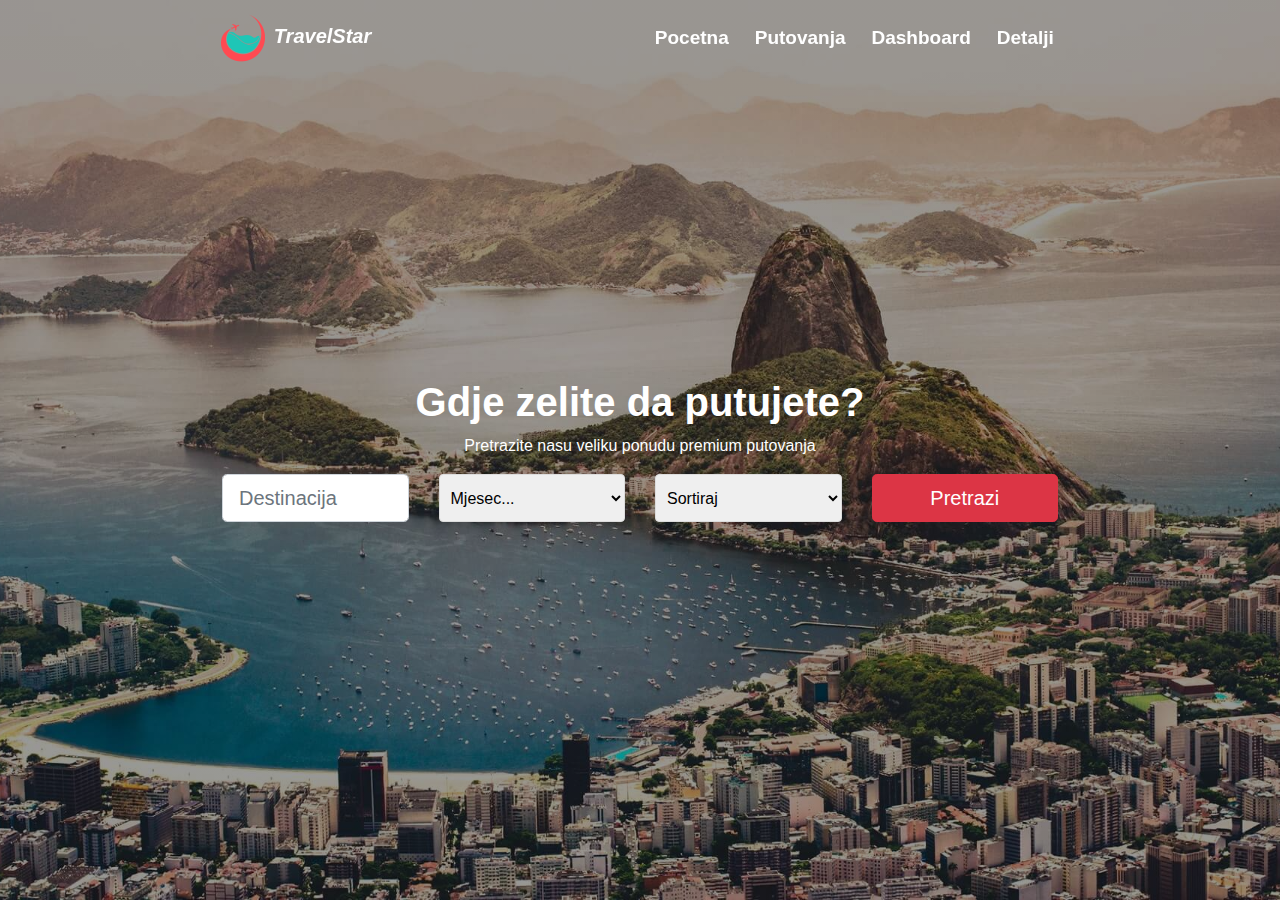
<file: index.html>
<!doctype html>
<html lang="en">
  <head>
    <!-- Required meta tags -->
    <meta charset="utf-8">
    <meta name="viewport" content="width=device-width, initial-scale=1, shrink-to-fit=no">

    <!-- Bootstrap CSS -->
    <link rel="stylesheet" href="https://cdn.jsdelivr.net/npm/bootstrap@4.0.0/dist/css/bootstrap.min.css" integrity="sha384-Gn5384xqQ1aoWXA+058RXPxPg6fy4IWvTNh0E263XmFcJlSAwiGgFAW/dAiS6JXm" crossorigin="anonymous">
    <link rel="stylesheet" href="style.css">
    <title>Hello, world!</title>
  </head>
  <body>
    <!---nav-->
    <nav class="navbar navbar-expand-lg navbar-light fixed-top">
      <div class="container">
      <a class="navbar-brand text-white font-weight-bold font-italic" href="#"> <img src="img/logo.png" alt="" width="50px"> TravelStar</a>
      <button class="navbar-toggler" type="button" data-toggle="collapse" data-target="#navbarNav" aria-controls="navbarNav" aria-expanded="false" aria-label="Toggle navigation">
        <span class="navbar-toggler-icon"></span>
      </button>
      <div class="collapse navbar-collapse" id="navbarNav">
        <ul class="navbar-nav ml-auto">
          <li class="nav-item">
            <a class="nav-link text-white" href="#">Pocetna<span class="sr-only">(current)</span></a>
          </li>
          <li class="nav-item">
            <a class="nav-link text-white" href="putovanja.html">Putovanja</a>
          </li>
          <li class="nav-item">
            <a class="nav-link text-white" href="dashboard.html">Dashboard</a>
          </li>
          <li class="nav-item">
            <a class="nav-link text-white" href="detalji.html">Detalji</a>
          </li>
        </ul>
      </div>
    </div>
    </nav>
    <!--hero-->
    <section class="hero text-white d-flex flex-column justify-content-center align-items-center">
      <h1 class="font-weight-bold display-5">Gdje zelite da putujete?</h1>
      <p>Pretrazite nasu veliku ponudu premium putovanja</p>
      <form class="row gy-2 gx-3 align-items-center container">
        <div class="col-sm-3">
          <input type="text" class="form-control form-control-lg" placeholder="Destinacija">
        </div>
       
        <div class="col-sm-3">
          <select class="form-select w-100 rounded chose form-select-lg">
            <option selected>Mjesec...</option>
            <option value="1">Januar</option>
            <option value="2">Februar</option>
            <option value="3">Mart</option>
            <option value="4">April</option>
            <option value="5">Maj</option>
            <option value="6">Jun</option>
            <option value="7">Jul</option>
            <option value="8">Avgust</option>
            <option value="9">Septembar</option>
            <option value="10">Oktobar</option>
            <option value="11">Novembar</option>
            <option value="12">Decembar</option>
          </select>
        </div>
        <div class="col-sm-3 form-select-lg">
          <select class="form-select form-select-lg w-100 rounded chose ">
            <option selected>Sortiraj</option>
            <option value="1">Opadajuce</option>
            <option value="2">Rastuce</option>
          </select>
        </div>
        <div class="col-sm-3">
          <button type="submit" class="btn btn-danger w-100 btn-lg">Pretrazi</button>
        </div>
      </form>
    </section>
    <!-- Optional JavaScript -->
    <!-- jQuery first, then Popper.js, then Bootstrap JS -->
    <script src="https://code.jquery.com/jquery-3.2.1.slim.min.js" integrity="sha384-KJ3o2DKtIkvYIK3UENzmM7KCkRr/rE9/Qpg6aAZGJwFDMVNA/GpGFF93hXpG5KkN" crossorigin="anonymous"></script>
    <script src="https://cdn.jsdelivr.net/npm/popper.js@1.12.9/dist/umd/popper.min.js" integrity="sha384-ApNbgh9B+Y1QKtv3Rn7W3mgPxhU9K/ScQsAP7hUibX39j7fakFPskvXusvfa0b4Q" crossorigin="anonymous"></script>
    <script src="https://cdn.jsdelivr.net/npm/bootstrap@4.0.0/dist/js/bootstrap.min.js" integrity="sha384-JZR6Spejh4U02d8jOt6vLEHfe/JQGiRRSQQxSfFWpi1MquVdAyjUar5+76PVCmYl" crossorigin="anonymous"></script>
  </body>
</html>
</file>
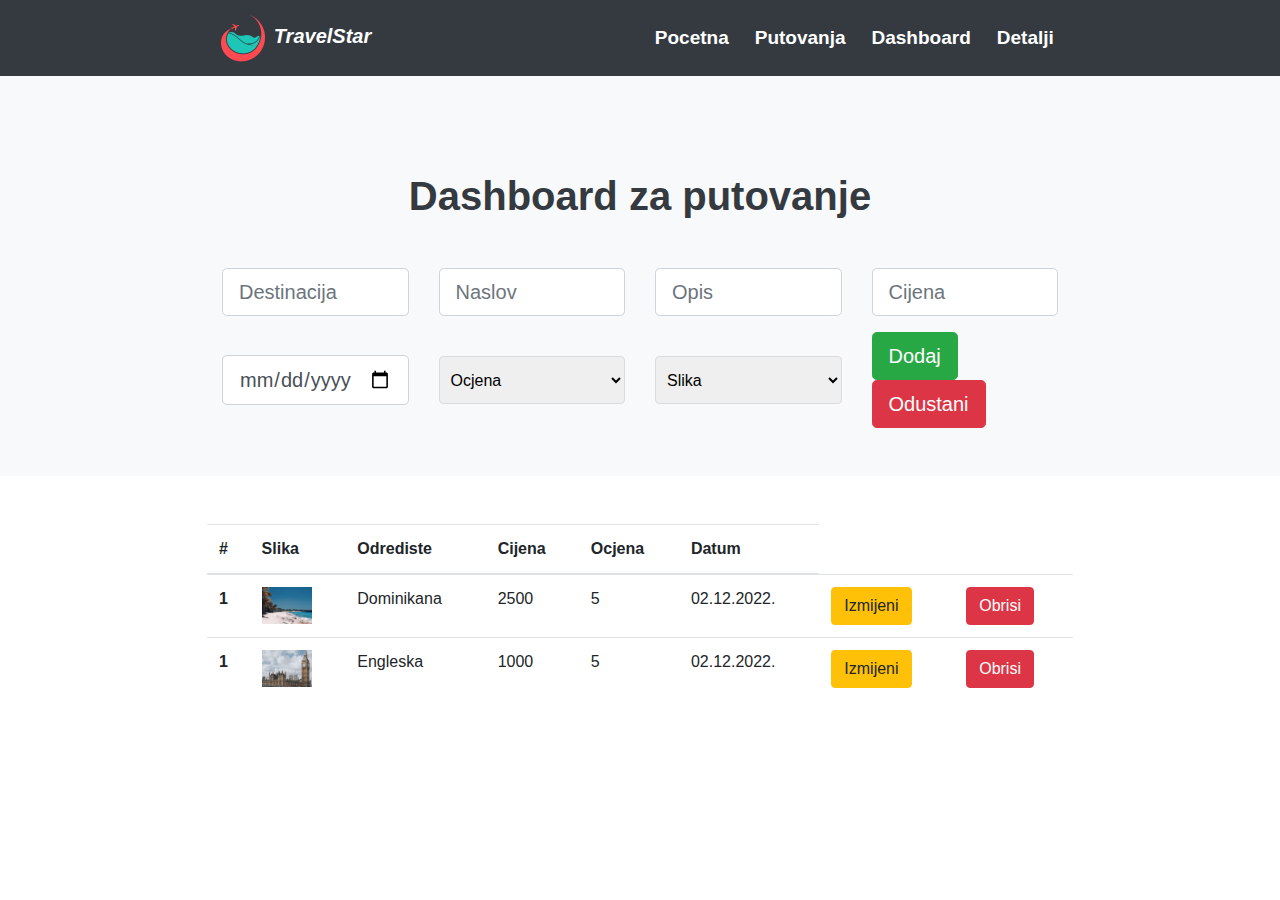
<file: dashboard.html>
<!doctype html>
<html lang="en">
  <head>
    <!-- Required meta tags -->
    <meta charset="utf-8">
    <meta name="viewport" content="width=device-width, initial-scale=1, shrink-to-fit=no">

    <!-- Bootstrap CSS -->
    <link rel="stylesheet" href="https://cdn.jsdelivr.net/npm/bootstrap-icons@1.9.1/font/bootstrap-icons.css">
    <link rel="stylesheet" href="https://cdn.jsdelivr.net/npm/bootstrap@4.0.0/dist/css/bootstrap.min.css" integrity="sha384-Gn5384xqQ1aoWXA+058RXPxPg6fy4IWvTNh0E263XmFcJlSAwiGgFAW/dAiS6JXm" crossorigin="anonymous">
    <link rel="stylesheet" href="style.css">
    <title>Hello, world!</title>
  </head>
  <body>
    <!---nav-->
    <nav class="navbar navbar-expand-lg navbar-light bg-dark">
      <div class="container">
      <a class="navbar-brand text-white font-weight-bold font-italic" href="index.html"> <img src="img/logo.png" alt="" width="50px"> TravelStar</a>
      <button class="navbar-toggler" type="button" data-toggle="collapse" data-target="#navbarNav" aria-controls="navbarNav" aria-expanded="false" aria-label="Toggle navigation">
        <span class="navbar-toggler-icon"></span>
      </button>
      <div class="collapse navbar-collapse" id="navbarNav">
        <ul class="navbar-nav ml-auto">
          <li class="nav-item">
            <a class="nav-link text-white" href="index.html">Pocetna<span class="sr-only">(current)</span></a>
          </li>
          <li class="nav-item">
            <a class="nav-link text-white" href="putovanja.html">Putovanja</a>
          </li>
          <li class="nav-item">
            <a class="nav-link text-white" href="dashboard.html">Dashboard</a>
          </li>
          <li class="nav-item">
            <a class="nav-link text-white" href="detalji.html">Detalji</a>
          </li>
        </ul>
      </div>
    </div>
    </nav>
    <!--hero-->
    <section class="bg-light py-5 text-dark d-flex flex-column justify-content-center align-items-center">
      <h1 class="font-weight-bold display-5 mb-5 mt-5">Dashboard za putovanje</h1>
            <form class="row gy-2 gx-3 align-items-center container">
        <div class="col-sm-3">
          <input type="text" class="form-control form-control-lg" placeholder="Destinacija">
        </div>
        <div class="col-sm-3">
          <input type="text" class="form-control form-control-lg" placeholder="Naslov">
        </div>
        <div class="col-sm-3">
          <input type="text" class="form-control form-control-lg" placeholder="Opis">
        </div>
        <div class="col-sm-3">
          <input type="number" min="0" class="form-control form-control-lg" placeholder="Cijena">
        </div>
        <div class="col-sm-3 mt-3">
          <input type="date" min="0" class="form-control form-control-lg" >
        </div>
       
        <div class="col-sm-3 mt-3">
          <select class="form-select w-100 rounded chose form-select-lg">
            <option selected>Ocjena</option>
            <option value="1">1</option>
            <option value="2">2</option>
            <option value="3">3</option>
            <option value="4">4</option>
            <option value="5">5</option>
          </select>
        </div>
        <div class="col-sm-3 form-select-lg mt-3">
          <select class="form-select form-select-lg w-100 rounded chose ">
            <option selected>Slika</option>
            <option value="1">engleska</option>
            <option value="2">italija</option>
            <option value="3">dominikana</option>
            <option value="4">maldivi</option>
            <option value="5">uae</option>
            <option value="6">indonezija</option>
          </select>
        </div>
        <div class="col-sm-3 mt-3">
          <button type="submit" class="btn btn-success btn-lg">Dodaj</button>
          <button type="submit" class="btn btn-danger btn-lg">Odustani</button>
        </div>
        </form>
    </section>


    <!--spisakPutovanja-->

    <section class="container spisak-putovanja py-5">

      <table class="table">
        <thead>
          <tr>
            <th scope="col">#</th>
            <th scope="col">Slika</th>
            <th scope="col">Odrediste</th>
            <th scope="col">Cijena</th>
            <th scope="col">Ocjena</th>
            <th scope="col">Datum</th>
          </tr>
        </thead>
        <tbody>
          <tr>
            <th scope="row">1</th>
            <td><img src="img/dominikana.jpg" width="50px" alt=""></td>
            <td>Dominikana</td>
            <td>2500</td>
            <td>5</td>
            <td>02.12.2022.</td>
            <td><button class="btn btn-warning">Izmijeni</button></td>
            <td><button class="btn btn-danger">Obrisi</button></td>
          </tr>
          <tr>
            <th scope="row">1</th>
            <td><img src="img/engleska.jpg" width="50px" alt=""></td>
            <td>Engleska</td>
            <td>1000</td>
            <td>5</td>
            <td>02.12.2022.</td>
            <td><button class="btn btn-warning">Izmijeni</button></td>
            <td><button class="btn btn-danger">Obrisi</button></td>
          </tr>
        </tbody>
      </table>
    </section>
    <!-- Optional JavaScript -->
    <!-- jQuery first, then Popper.js, then Bootstrap JS -->
    <script src="https://code.jquery.com/jquery-3.2.1.slim.min.js" integrity="sha384-KJ3o2DKtIkvYIK3UENzmM7KCkRr/rE9/Qpg6aAZGJwFDMVNA/GpGFF93hXpG5KkN" crossorigin="anonymous"></script>
    <script src="https://cdn.jsdelivr.net/npm/popper.js@1.12.9/dist/umd/popper.min.js" integrity="sha384-ApNbgh9B+Y1QKtv3Rn7W3mgPxhU9K/ScQsAP7hUibX39j7fakFPskvXusvfa0b4Q" crossorigin="anonymous"></script>
    <script src="https://cdn.jsdelivr.net/npm/bootstrap@4.0.0/dist/js/bootstrap.min.js" integrity="sha384-JZR6Spejh4U02d8jOt6vLEHfe/JQGiRRSQQxSfFWpi1MquVdAyjUar5+76PVCmYl" crossorigin="anonymous"></script>
  </body>
</html>
</file>
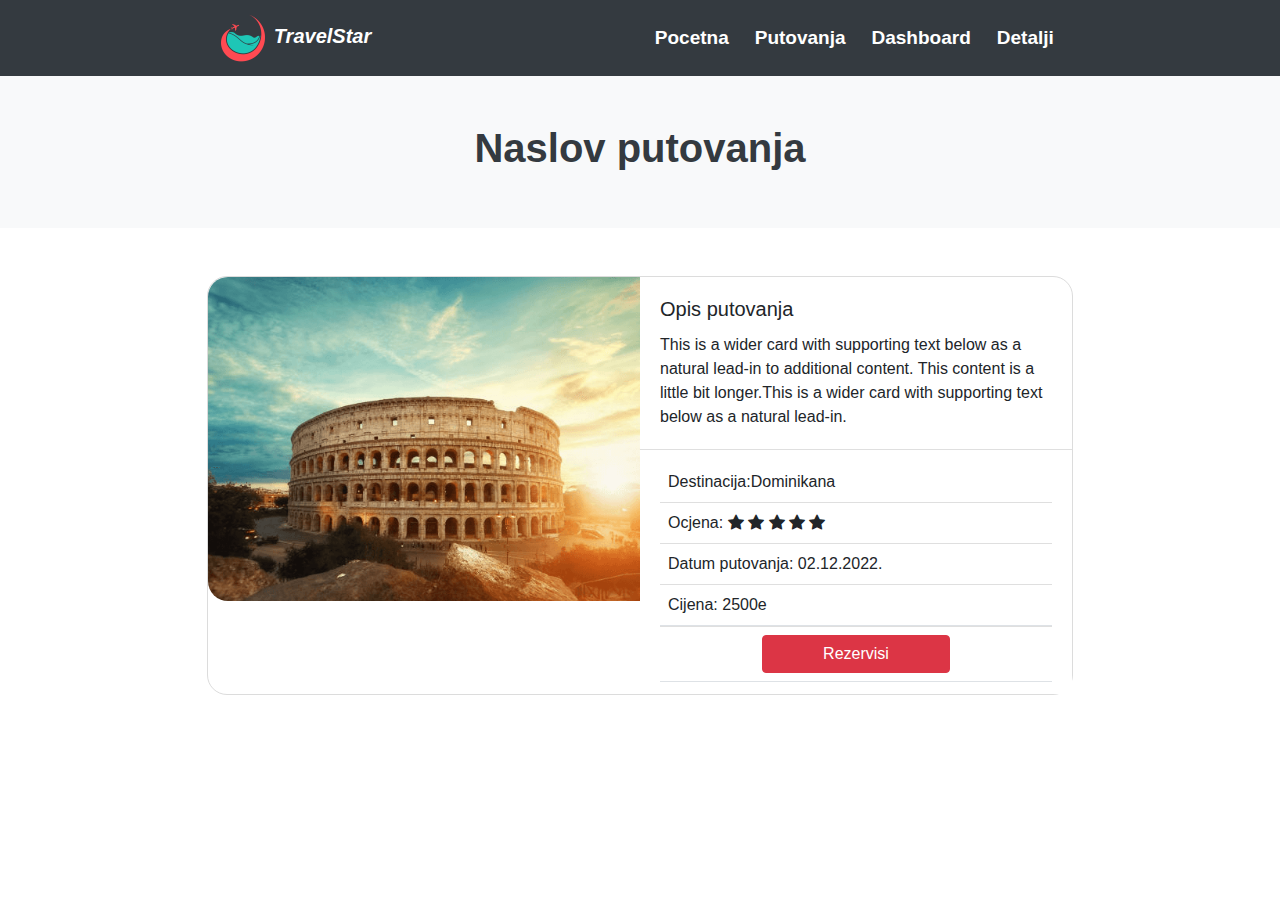
<file: detalji.html>
<!doctype html>
<html lang="en">
  <head>
    <!-- Required meta tags -->
    <meta charset="utf-8">
    <meta name="viewport" content="width=device-width, initial-scale=1, shrink-to-fit=no">

    <!-- Bootstrap CSS -->
    <link rel="stylesheet" href="https://cdn.jsdelivr.net/npm/bootstrap-icons@1.9.1/font/bootstrap-icons.css">
    <link rel="stylesheet" href="https://cdn.jsdelivr.net/npm/bootstrap@4.0.0/dist/css/bootstrap.min.css" integrity="sha384-Gn5384xqQ1aoWXA+058RXPxPg6fy4IWvTNh0E263XmFcJlSAwiGgFAW/dAiS6JXm" crossorigin="anonymous">
    <link rel="stylesheet" href="style.css">
    <title>Hello, world!</title>
  </head>
  <body>
    <!---nav-->
    <nav class="navbar navbar-expand-lg navbar-light bg-dark">
      <div class="container">
      <a class="navbar-brand text-white font-weight-bold font-italic" href="index.html"> <img src="img/logo.png" alt="" width="50px"> TravelStar</a>
      <button class="navbar-toggler" type="button" data-toggle="collapse" data-target="#navbarNav" aria-controls="navbarNav" aria-expanded="false" aria-label="Toggle navigation">
        <span class="navbar-toggler-icon"></span>
      </button>
      <div class="collapse navbar-collapse" id="navbarNav">
        <ul class="navbar-nav ml-auto">
          <li class="nav-item">
            <a class="nav-link text-white" href="index.html">Pocetna<span class="sr-only">(current)</span></a>
          </li>
          <li class="nav-item">
            <a class="nav-link text-white" href="putovanja.html">Putovanja</a>
          </li>
          <li class="nav-item">
            <a class="nav-link text-white" href="dashboard.html">Dashboard</a>
          </li>
          <li class="nav-item">
            <a class="nav-link text-white" href="detalji.html">Detalji</a>
          </li>
        </ul>
      </div>
    </div>
    </nav>
    <!--hero-->
    <section class="bg-light py-5 text-dark d-flex flex-column justify-content-center align-items-center">
      <h1 class="font-weight-bold display-5">Naslov putovanja</h1>
      
    </section>


    <!--pojedinacnaPutovanja-->


    <section class="container pojedinacna-putovanja py-5">
        <div class="card mb-3"">
            <div class="row no-gutters">
              <div class="col-md-6">
                <img src="img/italija.jpg" class="card-img details-img" alt="">
              </div>
              <div class="col-md-6">
                <div class="card-body">
                  <h5 class="card-title">Opis putovanja</h5>
                  <p class="card-text">This is a wider card with supporting text below as a natural lead-in to additional content. This content is a little bit longer.This is a wider card with supporting text below as a natural lead-in.</p>
                </div>
                <div class="card-footer bg-white">
                    <ul class="list-group list-group-flush">
                        <li class="list-group-item border-bottom">Destinacija:Dominikana</li>
                        <li class="list-group-item border-bottom">Ocjena:
                            <i class="bi bi-star-fill"></i>
                            <i class="bi bi-star-fill"></i>
                            <i class="bi bi-star-fill"></i>
                            <i class="bi bi-star-fill"></i>
                            <i class="bi bi-star-fill"></i> </li>
                        <li class="list-group-item border-bottom">Datum putovanja: 02.12.2022.</li>
                        <li class="list-group-item mb-0 border-bottom">Cijena: 2500e</li>
                        <li class="list-group-item mb-0 border-bottom d-flex justify-content-center"><button class="btn btn-danger w-50">Rezervisi</button></li>
                      </ul>
                  </div>
              </div>
            </div>
          </div>
    </section>
    <!-- Optional JavaScript -->
    <!-- jQuery first, then Popper.js, then Bootstrap JS -->
    <script src="https://code.jquery.com/jquery-3.2.1.slim.min.js" integrity="sha384-KJ3o2DKtIkvYIK3UENzmM7KCkRr/rE9/Qpg6aAZGJwFDMVNA/GpGFF93hXpG5KkN" crossorigin="anonymous"></script>
    <script src="https://cdn.jsdelivr.net/npm/popper.js@1.12.9/dist/umd/popper.min.js" integrity="sha384-ApNbgh9B+Y1QKtv3Rn7W3mgPxhU9K/ScQsAP7hUibX39j7fakFPskvXusvfa0b4Q" crossorigin="anonymous"></script>
    <script src="https://cdn.jsdelivr.net/npm/bootstrap@4.0.0/dist/js/bootstrap.min.js" integrity="sha384-JZR6Spejh4U02d8jOt6vLEHfe/JQGiRRSQQxSfFWpi1MquVdAyjUar5+76PVCmYl" crossorigin="anonymous"></script>
  </body>
</html>
</file>
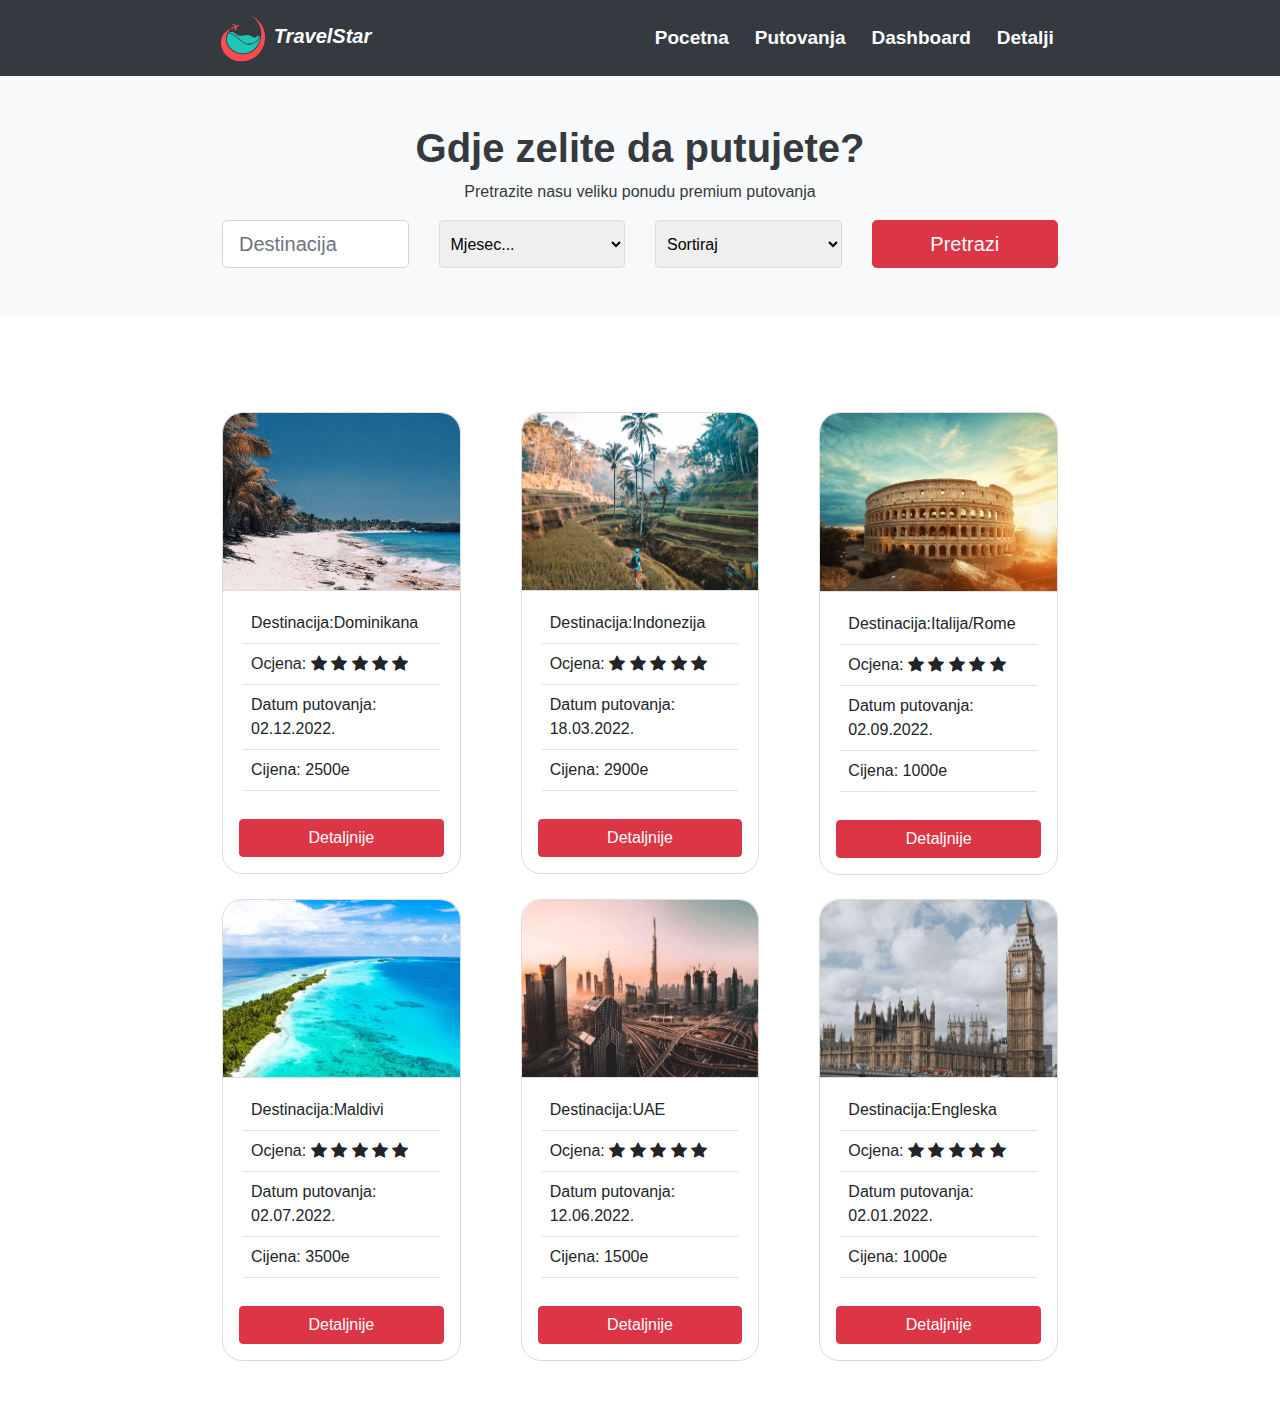
<file: putovanja.html>
<!doctype html>
<html lang="en">
  <head>
    <!-- Required meta tags -->
    <meta charset="utf-8">
    <meta name="viewport" content="width=device-width, initial-scale=1, shrink-to-fit=no">

    <!-- Bootstrap CSS -->
    <link rel="stylesheet" href="https://cdn.jsdelivr.net/npm/bootstrap-icons@1.9.1/font/bootstrap-icons.css">
    <link rel="stylesheet" href="https://cdn.jsdelivr.net/npm/bootstrap@4.0.0/dist/css/bootstrap.min.css" integrity="sha384-Gn5384xqQ1aoWXA+058RXPxPg6fy4IWvTNh0E263XmFcJlSAwiGgFAW/dAiS6JXm" crossorigin="anonymous">
    <link rel="stylesheet" href="style.css">
    <title>Hello, world!</title>
  </head>
  <body>
    <!---nav-->
    <nav class="navbar navbar-expand-lg navbar-light bg-dark">
      <div class="container">
      <a class="navbar-brand text-white font-weight-bold font-italic" href="index.html"> <img src="img/logo.png" alt="" width="50px"> TravelStar</a>
      <button class="navbar-toggler" type="button" data-toggle="collapse" data-target="#navbarNav" aria-controls="navbarNav" aria-expanded="false" aria-label="Toggle navigation">
        <span class="navbar-toggler-icon"></span>
      </button>
      <div class="collapse navbar-collapse" id="navbarNav">
        <ul class="navbar-nav ml-auto">
          <li class="nav-item">
            <a class="nav-link text-white" href="index.html">Pocetna<span class="sr-only">(current)</span></a>
          </li>
          <li class="nav-item">
            <a class="nav-link text-white" href="putovanja.html">Putovanja</a>
          </li>
          <li class="nav-item">
            <a class="nav-link text-white" href="dashboard.html">Dashboard</a>
          </li>
          <li class="nav-item">
            <a class="nav-link text-white" href="detalji.html">Detalji</a>
          </li>
        </ul>
      </div>
    </div>
    </nav>
    <!--hero-->
    <section class="bg-light py-5 text-dark d-flex flex-column justify-content-center align-items-center">
      <h1 class="font-weight-bold display-5">Gdje zelite da putujete?</h1>
      <p>Pretrazite nasu veliku ponudu premium putovanja</p>
      <form class="row gy-2 gx-3 align-items-center container">
        <div class="col-sm-3">
          <input type="text" class="form-control form-control-lg" placeholder="Destinacija">
        </div>
       
        <div class="col-sm-3">
          <select class="form-select w-100 rounded chose form-select-lg">
            <option selected>Mjesec...</option>
            <option value="1">Januar</option>
            <option value="2">Februar</option>
            <option value="3">Mart</option>
            <option value="4">April</option>
            <option value="5">Maj</option>
            <option value="6">Jun</option>
            <option value="7">Jul</option>
            <option value="8">Avgust</option>
            <option value="9">Septembar</option>
            <option value="10">Oktobar</option>
            <option value="11">Novembar</option>
            <option value="12">Decembar</option>
          </select>
        </div>
        <div class="col-sm-3 form-select-lg">
          <select class="form-select form-select-lg w-100 rounded chose ">
            <option selected>Sortiraj</option>
            <option value="1">Opadajuce</option>
            <option value="2">Rastuce</option>
          </select>
        </div>
        <div class="col-sm-3">
          <button type="submit" class="btn btn-danger w-100 btn-lg">Pretrazi</button>
        </div>
      </form>
    </section>


    <!--pregledPutovanja-->


    <section class="container pregled-putovanja py-5 mt-5">
        <div class="card-deck">
            <div class="col">
            <div class="card">
              <img class="card-img-top" src="img/dominikana.jpg" alt="Card image cap">
              <div class="card-footer bg-white">
                <ul class="list-group list-group-flush">
                    <li class="list-group-item border-bottom">Destinacija:Dominikana</li>
                    <li class="list-group-item border-bottom">Ocjena:
                        <i class="bi bi-star-fill"></i>
                        <i class="bi bi-star-fill"></i>
                        <i class="bi bi-star-fill"></i>
                        <i class="bi bi-star-fill"></i>
                        <i class="bi bi-star-fill"></i> </li>
                    <li class="list-group-item border-bottom">Datum putovanja: 02.12.2022.</li>
                    <li class="list-group-item mb-0 border-bottom">Cijena: 2500e</li>
                  </ul>
              </div>
              <button class="btn btn-danger m-3">Detaljnije</button>
            </div>
        </div>
        <div class="col">
            <div class="card">
              <img class="card-img-top" src="img/indonezija.jpg" alt="Card image cap">
              <div class="card-footer bg-white">
                <ul class="list-group list-group-flush">
                    <li class="list-group-item border-bottom">Destinacija:Indonezija</li>
                    <li class="list-group-item border-bottom">Ocjena:
                        <i class="bi bi-star-fill"></i>
                        <i class="bi bi-star-fill"></i>
                        <i class="bi bi-star-fill"></i>
                        <i class="bi bi-star-fill"></i>
                        <i class="bi bi-star-fill"></i> </li>
                    <li class="list-group-item border-bottom">Datum putovanja: 18.03.2022.</li>
                    <li class="list-group-item mb-0 border-bottom">Cijena: 2900e</li>
                  </ul>
              </div>
              <button class="btn btn-danger m-3">Detaljnije</button>
            </div>
        </div>
        <div class="col">
            <div class="card">
              <img class="card-img-top" src="img/italija.jpg" alt="Card image cap">
              <div class="card-footer bg-white">
                <ul class="list-group list-group-flush">
                    <li class="list-group-item border-bottom">Destinacija:Italija/Rome</li>
                    <li class="list-group-item border-bottom">Ocjena:
                        <i class="bi bi-star-fill"></i>
                        <i class="bi bi-star-fill"></i>
                        <i class="bi bi-star-fill"></i>
                        <i class="bi bi-star-fill"></i>
                        <i class="bi bi-star-fill"></i> </li>
                    <li class="list-group-item border-bottom">Datum putovanja: 02.09.2022.</li>
                    <li class="list-group-item mb-0 border-bottom">Cijena: 1000e</li>
                  </ul>
              </div>
              <button class="btn btn-danger m-3">Detaljnije</button>
            </div>
        </div>
        <div class="col">
            <div class="card mt-4">
              <img class="card-img-top" src="img/maldivi.jpg" alt="Card image cap">
              <div class="card-footer bg-white">
                <ul class="list-group list-group-flush">
                    <li class="list-group-item border-bottom">Destinacija:Maldivi</li>
                    <li class="list-group-item border-bottom">Ocjena:
                        <i class="bi bi-star-fill"></i>
                        <i class="bi bi-star-fill"></i>
                        <i class="bi bi-star-fill"></i>
                        <i class="bi bi-star-fill"></i>
                        <i class="bi bi-star-fill"></i> </li>
                    <li class="list-group-item border-bottom">Datum putovanja: 02.07.2022.</li>
                    <li class="list-group-item mb-0 border-bottom">Cijena: 3500e</li>
                  </ul>
              </div>
              <button class="btn btn-danger m-3">Detaljnije</button>
            </div>
        </div>
        <div class="col">
            <div class="card mt-4">
              <img class="card-img-top" src="img/uae.jpg" alt="Card image cap">
              <div class="card-footer bg-white">
                <ul class="list-group list-group-flush">
                    <li class="list-group-item border-bottom">Destinacija:UAE</li>
                    <li class="list-group-item border-bottom">Ocjena:
                        <i class="bi bi-star-fill"></i>
                        <i class="bi bi-star-fill"></i>
                        <i class="bi bi-star-fill"></i>
                        <i class="bi bi-star-fill"></i>
                        <i class="bi bi-star-fill"></i> </li>
                    <li class="list-group-item border-bottom">Datum putovanja: 12.06.2022.</li>
                    <li class="list-group-item mb-0 border-bottom">Cijena: 1500e</li>
                  </ul>
              </div>
              <button class="btn btn-danger m-3">Detaljnije</button>
            </div>
        </div>
        <div class="col">
            <div class="card mt-4">
              <img class="card-img-top" src="img/engleska.jpg" alt="Card image cap">
              <div class="card-footer bg-white">
                <ul class="list-group list-group-flush">
                    <li class="list-group-item border-bottom">Destinacija:Engleska</li>
                    <li class="list-group-item border-bottom">Ocjena:
                        <i class="bi bi-star-fill"></i>
                        <i class="bi bi-star-fill"></i>
                        <i class="bi bi-star-fill"></i>
                        <i class="bi bi-star-fill"></i>
                        <i class="bi bi-star-fill"></i> </li>
                    <li class="list-group-item border-bottom">Datum putovanja: 02.01.2022.</li>
                    <li class="list-group-item mb-0 border-bottom">Cijena: 1000e</li>
                  </ul>
              </div>
              <button class="btn btn-danger m-3">Detaljnije</button>
            </div>
        </div>
        
          </div>
    </section>
    <!-- Optional JavaScript -->
    <!-- jQuery first, then Popper.js, then Bootstrap JS -->
    <script src="https://code.jquery.com/jquery-3.2.1.slim.min.js" integrity="sha384-KJ3o2DKtIkvYIK3UENzmM7KCkRr/rE9/Qpg6aAZGJwFDMVNA/GpGFF93hXpG5KkN" crossorigin="anonymous"></script>
    <script src="https://cdn.jsdelivr.net/npm/popper.js@1.12.9/dist/umd/popper.min.js" integrity="sha384-ApNbgh9B+Y1QKtv3Rn7W3mgPxhU9K/ScQsAP7hUibX39j7fakFPskvXusvfa0b4Q" crossorigin="anonymous"></script>
    <script src="https://cdn.jsdelivr.net/npm/bootstrap@4.0.0/dist/js/bootstrap.min.js" integrity="sha384-JZR6Spejh4U02d8jOt6vLEHfe/JQGiRRSQQxSfFWpi1MquVdAyjUar5+76PVCmYl" crossorigin="anonymous"></script>
  </body>
</html>
</file>
<file: style.css>
*{
    padding: 0;
    margin: 0;
    box-sizing: border-box;
}
.container{
    width: 70%;
}
.navbar-light .navbar-nav .nav-link {
    color: rgba(0,0,0,.5);
    font-size: 19px;
    margin-left: 10px;
    font-weight: 600;
}
.nav-link:hover{
    color: red !important;
    text-decoration: underline;
    transition: ease .4s;
}
.hero{
    background: linear-gradient(rgba(0,0,0,.4),rgba(0,0,0,.4)), url(img/hero.jpg);
    background-size: cover;
    background-position: center;
    height: 100vh;
}
.chose{
    padding: 7px;
    height: 48px;
    border: .5px solid gainsboro;
}
.card{
    border: 1px solid gainsboro;
    border-radius: 20px;
    position: relative;
}
.card img{
    border-radius: 20px 20px 0 0;
}
.list-group-item{
    padding: 8px;
    font-size: 16px;
}
.details-img{
    border-radius: 20px 0 0 20px !important;
}
</file>
